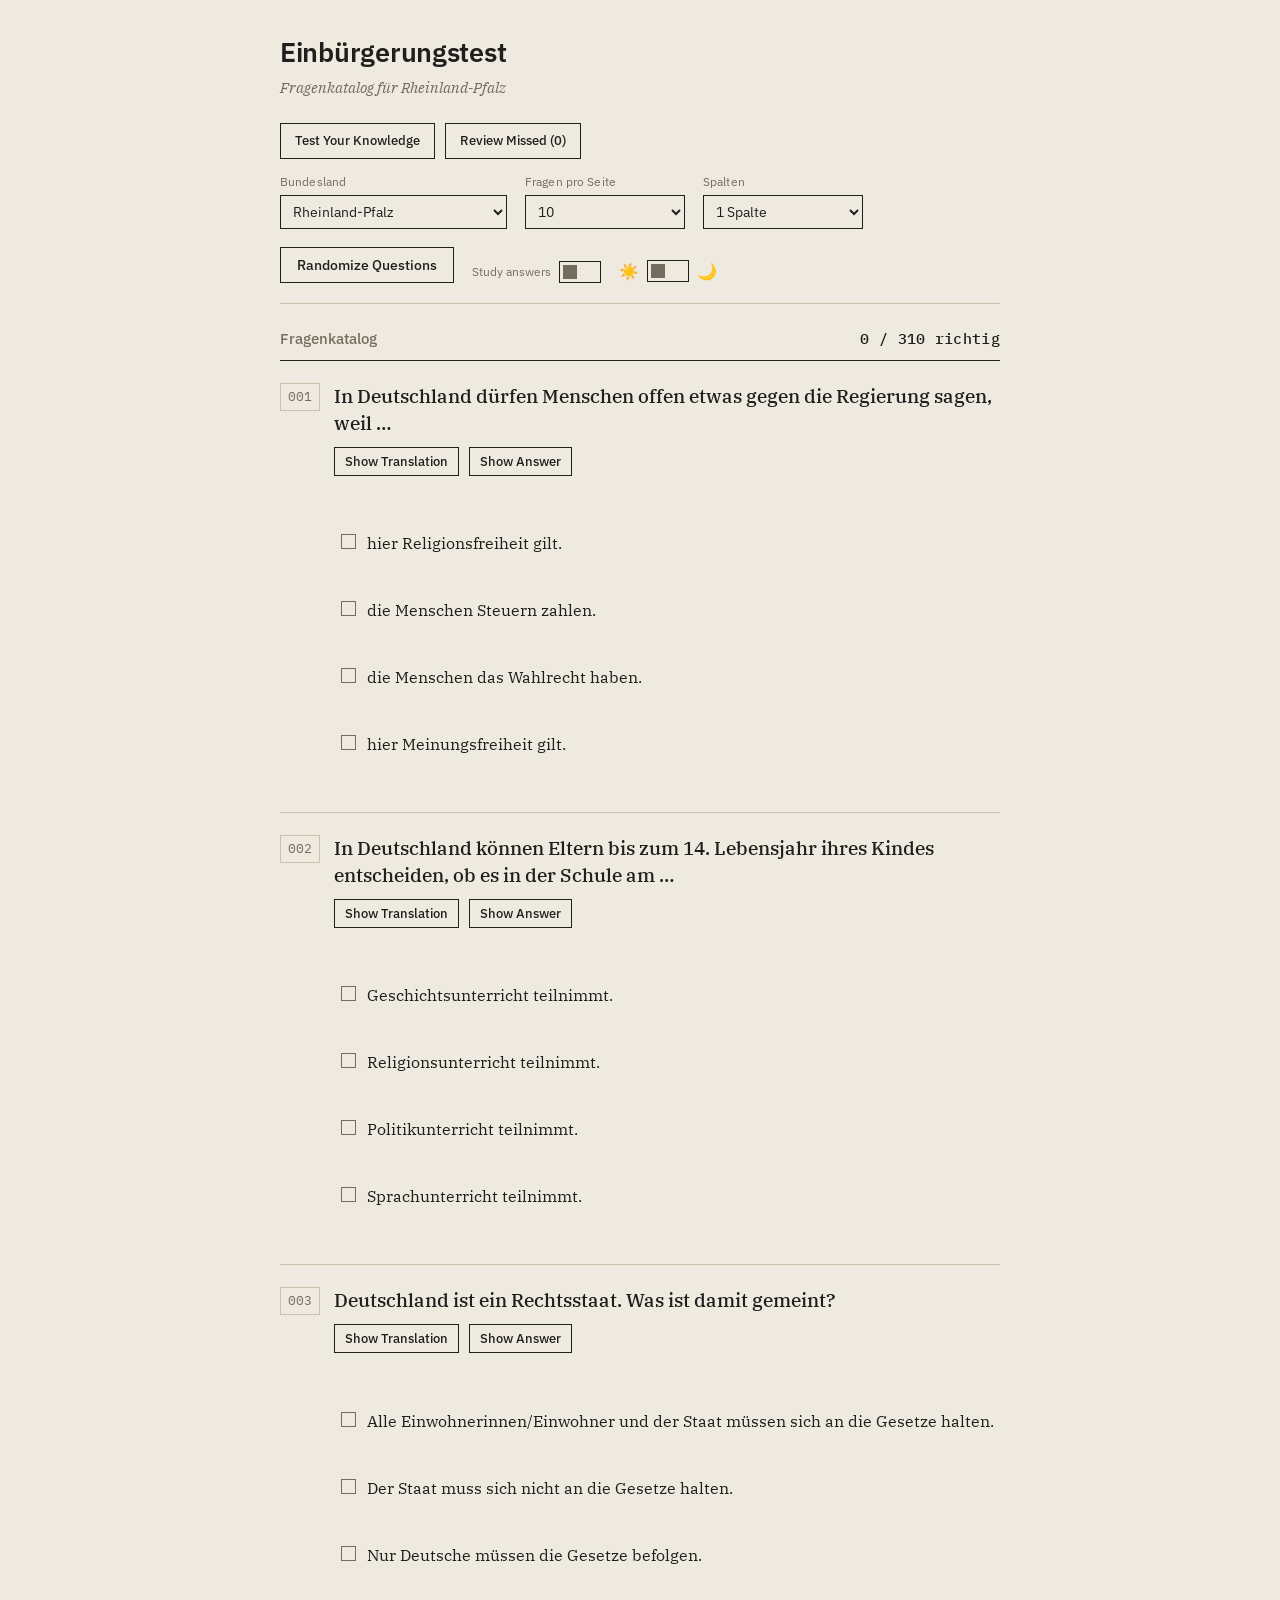
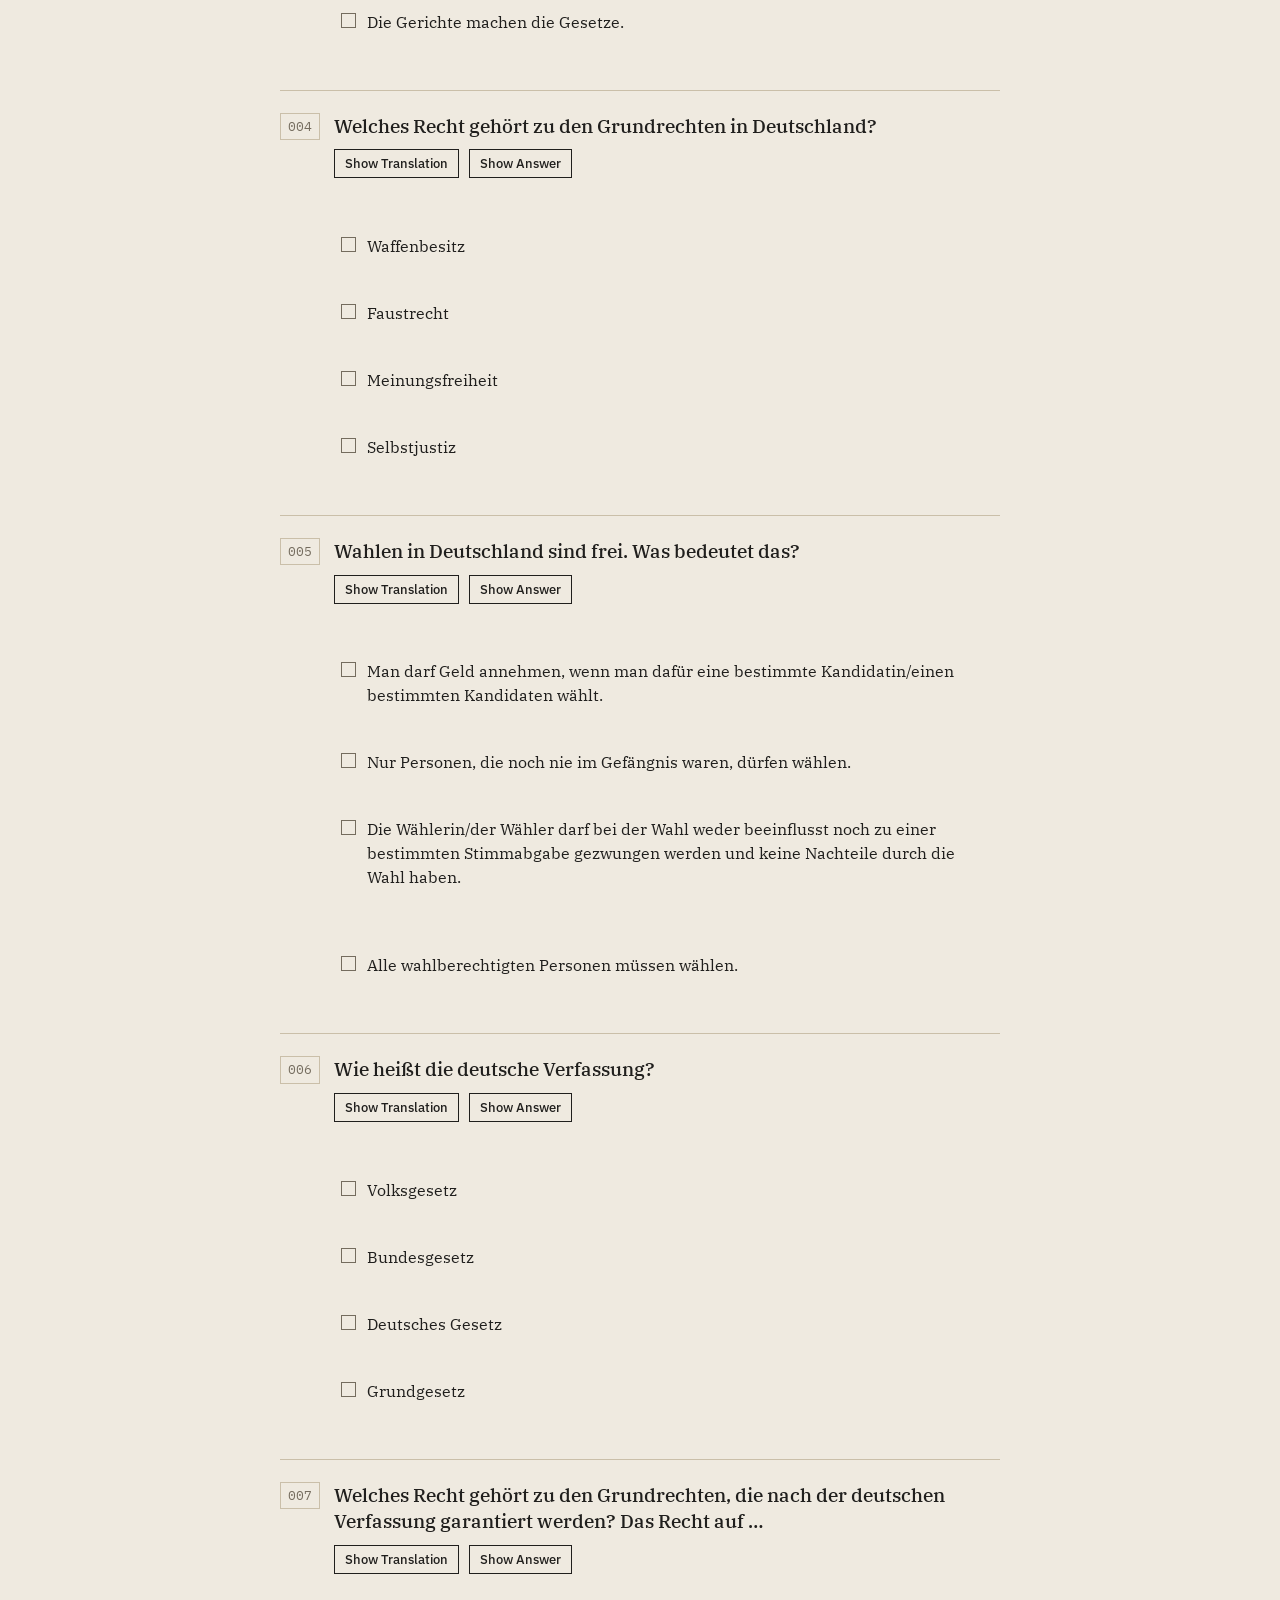
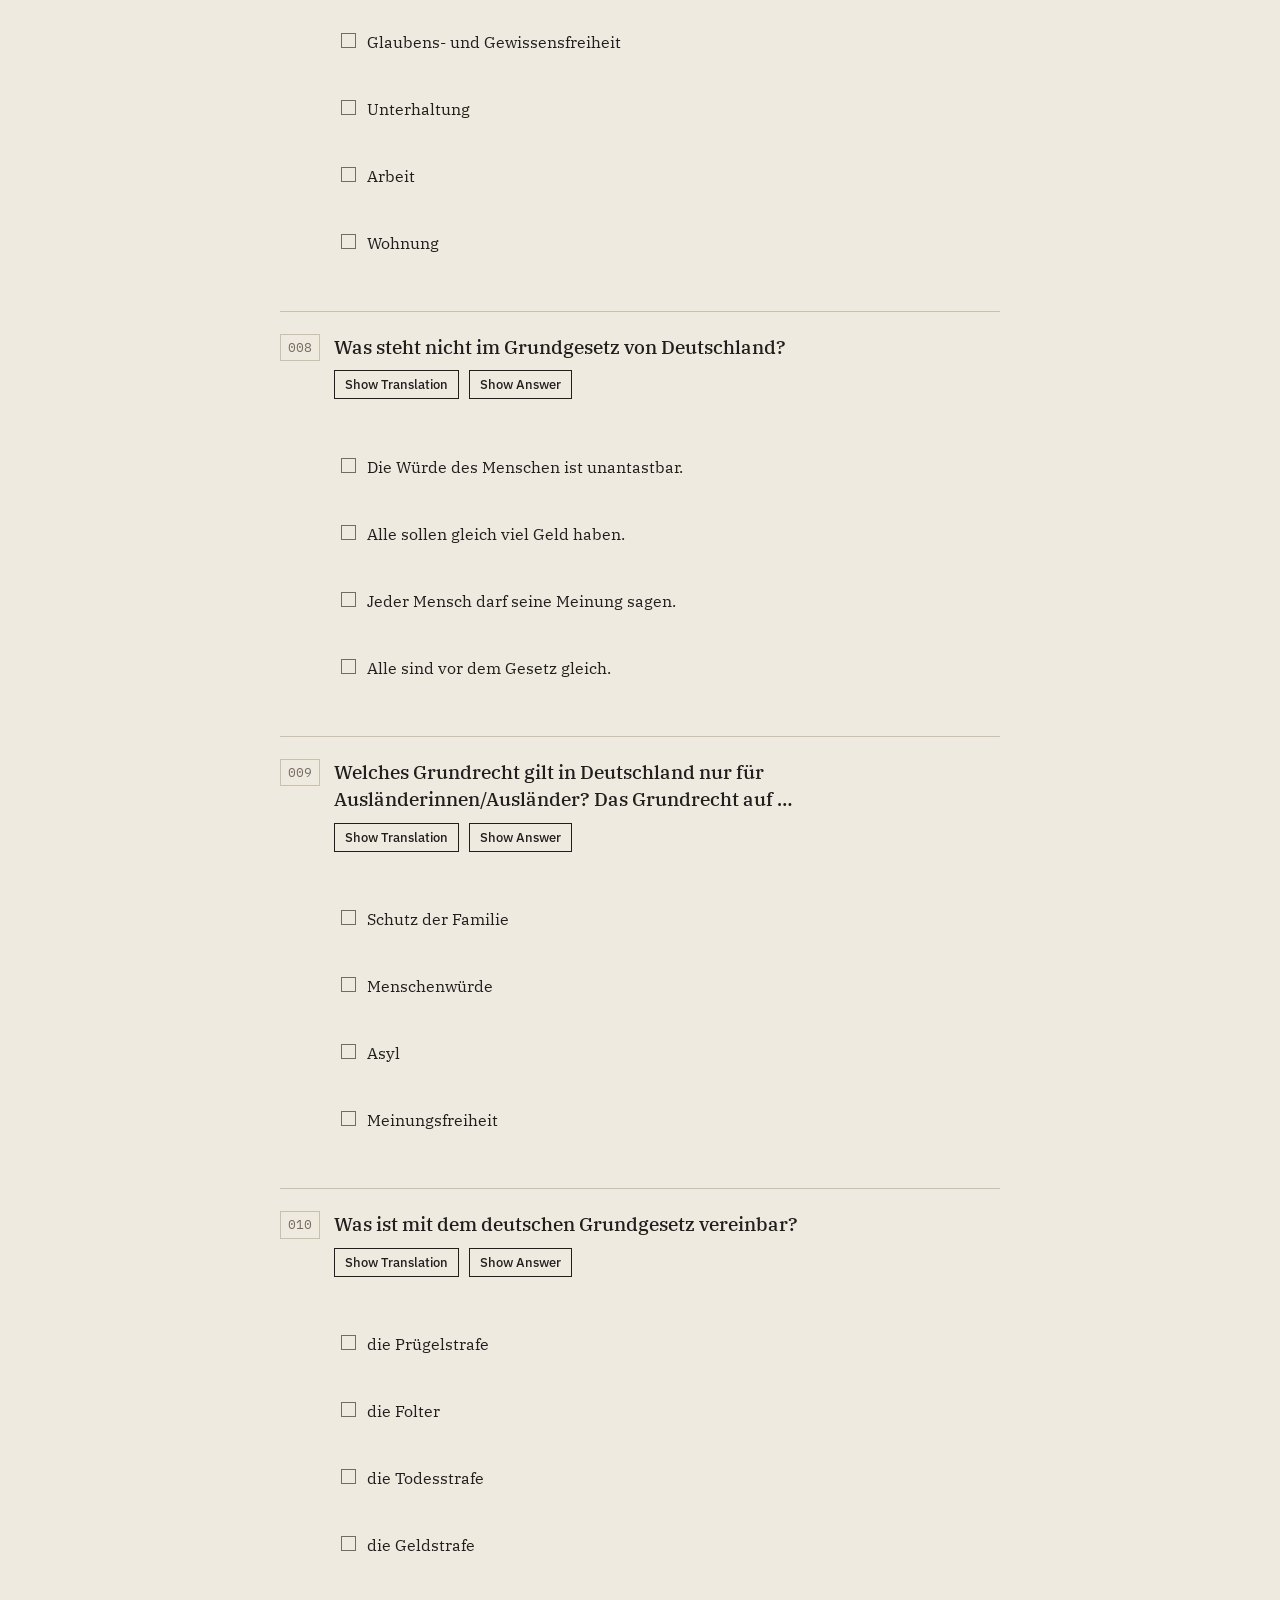
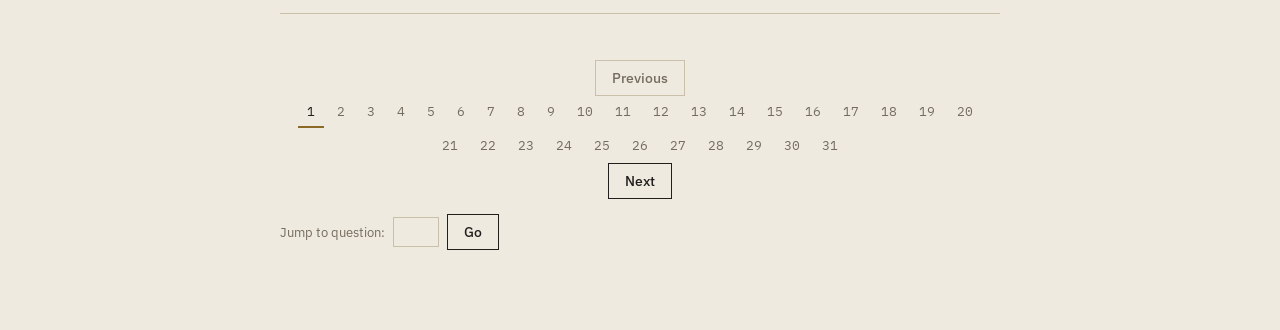
<file: index.html>
<!DOCTYPE html>
<html lang="en" data-theme="light">
<head>
    <meta charset="UTF-8">
    <meta name="viewport" content="width=device-width, initial-scale=1.0">
    <title>Einbürgerungstest</title>
    <link rel="preconnect" href="https://fonts.googleapis.com">
    <link rel="preconnect" href="https://fonts.gstatic.com" crossorigin>
    <link href="https://fonts.googleapis.com/css2?family=IBM+Plex+Mono:wght@400;500&family=IBM+Plex+Sans:wght@400;500;600&family=IBM+Plex+Serif:ital,wght@0,400;0,500;1,400&display=swap" rel="stylesheet">
    <link rel="stylesheet" href="style.css">
</head>
<body>
    <div class="masthead">
        <h1>Einbürgerungstest</h1>
        <p class="subtitle" id="subtitleText">Fragenkatalog für Rheinland-Pfalz</p>
    </div>

    <div class="controls-container">
        <div class="navigation-links">
            <a href="test-your-knowledge.html" class="nav-link">Test Your Knowledge</a>
            <a href="test-your-knowledge.html?missed=1" id="reviewMissedLink" class="nav-link">Review Missed (<span id="missedCount">0</span>)</a>
        </div>
        <div class="right-controls">
            <div class="field-group">
                <span class="field-label">Bundesland</span>
                <select id="stateSelect">
                    <option value="">Kein Bundesland (alle Fragen)</option>
                    <option value="Rheinland-Pfalz">Rheinland-Pfalz</option>
                    <option value="Baden-Württemberg">Baden-Württemberg</option>
                    <option value="Bayern">Bayern</option>
                    <option value="Berlin">Berlin</option>
                    <option value="Brandenburg">Brandenburg</option>
                    <option value="Bremen">Bremen</option>
                    <option value="Hamburg">Hamburg</option>
                    <option value="Hessen">Hessen</option>
                    <option value="Mecklenburg-Vorpommern">Mecklenburg-Vorpommern</option>
                    <option value="Niedersachsen">Niedersachsen</option>
                    <option value="Nordrhein-Westfalen">Nordrhein-Westfalen</option>
                    <option value="Saarland">Saarland</option>
                    <option value="Sachsen">Sachsen</option>
                    <option value="Sachsen-Anhalt">Sachsen-Anhalt</option>
                    <option value="Schleswig-Holstein">Schleswig-Holstein</option>
                    <option value="Thüringen">Thüringen</option>
                </select>
            </div>

            <div class="field-group">
                <span class="field-label">Fragen pro Seite</span>
                <select id="pageSizeSelect">
                    <option value="5">5</option>
                    <option value="10">10</option>
                    <option value="20">20</option>
                    <option value="30">30</option>
                    <option value="1000">Alle</option>
                </select>
            </div>

            <div class="field-group">
                <span class="field-label">Spalten</span>
                <select id="columnsSelect">
                    <option value="1">1 Spalte</option>
                    <option value="2">2 Spalten</option>
                </select>
            </div>

            <button id="randomizeBtn">Randomize Questions</button>

            <div class="theme-switch-wrapper">
                <span class="control-label">Study answers</span>
                <label class="theme-switch">
                    <input type="checkbox" id="studyModeToggle" aria-label="Show all answers">
                    <span class="slider"></span>
                </label>
            </div>

            <div class="theme-switch-wrapper">
                <span class="theme-icon">☀️</span>
                <label class="theme-switch">
                    <input type="checkbox" id="themeToggle">
                    <span class="slider"></span>
                </label>
                <span class="theme-icon">🌙</span>
            </div>
        </div>
    </div>

    <div id="quizContainer" class="quiz-container">
        <div class="quiz-header">
            <h2>Fragenkatalog</h2>
            <div class="score-container">
                <span id="score">0</span> / <span id="totalQuestions">0</span> richtig
            </div>
        </div>
        
        <div id="questionsContainer"></div>
        
        <div class="navigation">
            <div class="pagination">
                <button id="prevBtn" disabled>Previous</button>
                <div id="paginationContainer"></div>
                <button id="nextBtn" disabled>Next</button>
            </div>
            
            <div class="jump-container">
                <label for="jumpToQuestion">Jump to question:</label>
                <input type="number" id="jumpToQuestion" min="1">
                <button id="jumpBtn">Go</button>
            </div>
        </div>
    </div>
    
    <script src="study-mode.js"></script>
    <script src="missed-questions.js"></script>
    <script>
        let questions = [];
        let currentPage = 1;
        let questionsPerPage = parseInt(localStorage.getItem('questionsPerPage'), 10) || 10;
        let columnCount = parseInt(localStorage.getItem('columnCount'), 10) || 1;
        let score = 0;
        let answeredQuestions = {};
        let isStudyModeEnabled = localStorage.getItem('studyMode') === 'enabled';
        let revealedAnswerIndices = new Set();
        
        // DOM elements
        const quizContainer = document.getElementById('quizContainer');
        const questionsContainer = document.getElementById('questionsContainer');
        const scoreElement = document.getElementById('score');
        const totalQuestionsElement = document.getElementById('totalQuestions');
        const prevBtn = document.getElementById('prevBtn');
        const nextBtn = document.getElementById('nextBtn');
        const paginationContainer = document.getElementById('paginationContainer');
        const jumpToQuestion = document.getElementById('jumpToQuestion');
        const jumpBtn = document.getElementById('jumpBtn');
        const randomizeBtn = document.getElementById('randomizeBtn');
        const themeToggle = document.getElementById('themeToggle');
        const studyModeToggle = document.getElementById('studyModeToggle');
        const missedCountElement = document.getElementById('missedCount');
        const stateSelect = document.getElementById('stateSelect');
        const pageSizeSelect = document.getElementById('pageSizeSelect');
        const columnsSelect = document.getElementById('columnsSelect');
        const subtitleText = document.getElementById('subtitleText');

        let allQuestions = [];
        const storedState = localStorage.getItem('selectedState');
        let selectedState = storedState !== null ? storedState : 'Rheinland-Pfalz';

        function filterQuestionsByState(questionList, state) {
            if (!state) {
                return questionList;
            }
            return questionList.filter(question => !question.state || question.state === state);
        }

        function updateSubtitle() {
            subtitleText.textContent = selectedState
                ? `Fragenkatalog für ${selectedState}`
                : 'Fragenkatalog, alle Bundesländer';
        }

        function applyColumnLayout() {
            questionsContainer.classList.toggle('columns-2', columnCount === 2);
            document.body.classList.toggle('wide', columnCount === 2);
        }

        // Get saved page from localStorage (if exists)
        const savedPage = localStorage.getItem('currentPage');

        // Event listeners
        prevBtn.addEventListener('click', goToPreviousPage);
        nextBtn.addEventListener('click', goToNextPage);
        jumpBtn.addEventListener('click', jumpToQuestionNumber);
        randomizeBtn.addEventListener('click', randomizeQuestions);
        themeToggle.addEventListener('change', toggleTheme);
        studyModeToggle.addEventListener('change', toggleStudyMode);
        stateSelect.addEventListener('change', (event) => {
            selectedState = event.target.value;
            localStorage.setItem('selectedState', selectedState);
            questions = filterQuestionsByState(allQuestions, selectedState);
            localStorage.setItem('currentPage', 1);
            updateSubtitle();
            initializeQuiz();
        });
        pageSizeSelect.addEventListener('change', (event) => {
            questionsPerPage = parseInt(event.target.value, 10);
            localStorage.setItem('questionsPerPage', questionsPerPage);
            localStorage.setItem('currentPage', 1);
            initializeQuiz();
        });
        columnsSelect.addEventListener('change', (event) => {
            columnCount = parseInt(event.target.value, 10);
            localStorage.setItem('columnCount', columnCount);
            applyColumnLayout();
        });

        stateSelect.value = selectedState;
        pageSizeSelect.value = String(questionsPerPage);
        columnsSelect.value = String(columnCount);
        applyColumnLayout();
        updateSubtitle();
        
        // Check for saved theme preference
        if (localStorage.getItem('theme') === 'dark') {
            document.documentElement.setAttribute('data-theme', 'dark');
            themeToggle.checked = true;
        }

        studyModeToggle.checked = isStudyModeEnabled;
        
        // Toggle theme function
        function toggleTheme(e) {
            if (e.target.checked) {
                document.documentElement.setAttribute('data-theme', 'dark');
                localStorage.setItem('theme', 'dark');
            } else {
                document.documentElement.setAttribute('data-theme', 'light');
                localStorage.setItem('theme', 'light');
            }
        }

        function toggleStudyMode(event) {
            isStudyModeEnabled = event.target.checked;
            localStorage.setItem('studyMode', isStudyModeEnabled ? 'enabled' : 'disabled');
            updateStudyAnswerHighlights();
        }

        function updateStudyAnswerHighlights() {
            document.querySelectorAll('.options').forEach((optionsList) => {
                const firstOption = optionsList.querySelector('.option');
                if (!firstOption) {
                    return;
                }

                const questionIndex = Number(firstOption.dataset.questionIndex);
                StudyMode.applyStudyMode(
                    optionsList.querySelectorAll('.option'),
                    questions[questionIndex].correctAnswer,
                    isAnswerVisible(questionIndex)
                );
            });

            document.querySelectorAll('.answer-toggle').forEach((button) => {
                button.disabled = isStudyModeEnabled;
            });
        }

        function isAnswerVisible(questionIndex) {
            return isStudyModeEnabled || revealedAnswerIndices.has(questionIndex);
        }

        function updateMissedCount() {
            missedCountElement.textContent = MissedQuestions.getMissedQuestionCount();
        }

        function toggleAnswerReveal(event) {
            const button = event.currentTarget;
            const questionIndex = Number(button.dataset.questionIndex);

            if (revealedAnswerIndices.has(questionIndex)) {
                revealedAnswerIndices.delete(questionIndex);
                button.textContent = 'Show Answer';
            } else {
                revealedAnswerIndices.add(questionIndex);
                button.textContent = 'Hide Answer';
            }

            const options = document.querySelectorAll(`#question-${questionIndex} .option`);
            StudyMode.applyStudyMode(options, questions[questionIndex].correctAnswer, isAnswerVisible(questionIndex));
        }
        
        // Randomize questions
        function randomizeQuestions() {
            if (questions.length > 0) {
                // Create a copy of questions and shuffle it
                const shuffled = [...questions];
                for (let i = shuffled.length - 1; i > 0; i--) {
                    const j = Math.floor(Math.random() * (i + 1));
                    [shuffled[i], shuffled[j]] = [shuffled[j], shuffled[i]];
                }
                
                // Update questions array with shuffled array
                questions = shuffled;
                
                // Reset state and redisplay
                currentPage = 1;
                score = 0;
                answeredQuestions = {};
                revealedAnswerIndices = new Set();
                scoreElement.textContent = score;

                // Update saved page in localStorage
                localStorage.setItem('currentPage', 1);
                
                // Update UI
                createPagination();
                displayQuestions();
                updateButtonStates();
            }
        }
        
        // Initialize quiz
        function initializeQuiz(restoreSavedPage = false) {
            // Reset quiz state; only the very first load restores the last-viewed page
            currentPage = (restoreSavedPage && savedPage) ? parseInt(savedPage) : 1;
            score = 0;
            answeredQuestions = {};
            
            // Update UI
            quizContainer.style.display = 'block';
            totalQuestionsElement.textContent = questions.length;
            scoreElement.textContent = score;
            
            // Create pagination
            createPagination();
            
            // Display questions
            displayQuestions();
            
            // Update button states
            updateButtonStates();

            updateMissedCount();
        }

        // Create pagination
        function createPagination() {
            paginationContainer.innerHTML = '';
            
            const totalPages = Math.ceil(questions.length / questionsPerPage);
            
            for (let i = 1; i <= totalPages; i++) {
                const pageItem = document.createElement('span');
                pageItem.classList.add('page-item');
                pageItem.textContent = i;
                
                if (i === currentPage) {
                    pageItem.classList.add('active');
                }
                
                pageItem.addEventListener('click', () => {
                    currentPage = i;
                    displayQuestions();
                    updatePagination();
                    updateButtonStates();
                });
                
                paginationContainer.appendChild(pageItem);
            }
        }
        
        // Display questions for current page
        function displayQuestions() {
            questionsContainer.innerHTML = '';
            localStorage.setItem('currentPage', currentPage);
            
            const startIndex = (currentPage - 1) * questionsPerPage;
            const endIndex = Math.min(startIndex + questionsPerPage, questions.length);
            
            for (let i = startIndex; i < endIndex; i++) {
                const question = questions[i];
                
                // Create question container
                const questionContainer = document.createElement('div');
                questionContainer.classList.add('question-container');
                questionContainer.id = `question-${i}`;

                // Reference-number badge, like a field number on an official form
                const questionIdBadge = document.createElement('div');
                questionIdBadge.classList.add('question-id');
                questionIdBadge.textContent = String(question.id).padStart(3, '0');
                questionContainer.appendChild(questionIdBadge);

                const questionBody = document.createElement('div');
                questionBody.classList.add('question-body');

                // Create question text
                const questionElement = document.createElement('div');
                questionElement.classList.add('question');
                questionElement.textContent = question.question;

                questionBody.appendChild(questionElement);

                if (question.img) {
                    // Create question image
                    const questionImage = document.createElement('img');
                    questionImage.src = "imgs/" + question.img;
                    questionBody.appendChild(questionImage);
                }

                // Create translation toggle
                const translationToggle = document.createElement('button');
                translationToggle.classList.add('translation-toggle');
                translationToggle.textContent = 'Show Translation';
                translationToggle.dataset.questionId = i;
                translationToggle.addEventListener('click', toggleTranslation);
                questionBody.appendChild(translationToggle);

                // Create answer toggle
                const answerToggle = document.createElement('button');
                answerToggle.classList.add('answer-toggle');
                answerToggle.textContent = revealedAnswerIndices.has(i) ? 'Hide Answer' : 'Show Answer';
                answerToggle.dataset.questionIndex = i;
                answerToggle.disabled = isStudyModeEnabled;
                answerToggle.addEventListener('click', toggleAnswerReveal);
                questionBody.appendChild(answerToggle);

                // Create question translation
                const translationElement = document.createElement('div');
                translationElement.classList.add('translation');
                translationElement.id = `translation-${i}`;
                translationElement.textContent = question.question_trans;
                questionBody.appendChild(translationElement);

                // Create options
                const optionsList = document.createElement('ul');
                optionsList.classList.add('options');

                question.options.forEach((option, optionIndex) => {
                    const optionItem = document.createElement('li');
                    optionItem.classList.add('option');
                    optionItem.dataset.questionIndex = i;
                    optionItem.dataset.optionIndex = optionIndex;

                    // Ballot-style marker, filled in when this option is chosen
                    const optionMarker = document.createElement('span');
                    optionMarker.classList.add('option-marker');
                    optionItem.appendChild(optionMarker);

                    const optionMark = document.createElement('span');
                    optionMark.classList.add('option-mark');

                    // Create option text container
                    const optionText = document.createElement('span');
                    optionText.textContent = option;
                    optionMark.appendChild(optionText);

                    // Create option translation container
                    const optionTranslation = document.createElement('span');
                    optionTranslation.classList.add('option-translation');
                    optionTranslation.textContent = question.options_trans[optionIndex];
                    optionMark.appendChild(optionTranslation);

                    optionItem.appendChild(optionMark);

                    optionItem.addEventListener('click', selectOption);

                    optionsList.appendChild(optionItem);
                });

                questionBody.appendChild(optionsList);
                questionContainer.appendChild(questionBody);
                StudyMode.applyStudyMode(optionsList.querySelectorAll('.option'), question.correctAnswer, isAnswerVisible(i));
                questionsContainer.appendChild(questionContainer);
            }
        }
        
        // Select an option
        function selectOption(event) {
            const optionItem = event.currentTarget;
            const questionIndex = parseInt(optionItem.dataset.questionIndex);
            const optionIndex = parseInt(optionItem.dataset.optionIndex);
            const question = questions[questionIndex];
            
            // Mark question as answered
            answeredQuestions[questionIndex] = optionIndex;

            // Add selected class
            optionItem.classList.add('selected');

            // Check if answer is correct
            const isCorrect = optionIndex === question.correctAnswer - 1;

            if (isCorrect) {
                optionItem.classList.add('correct');
                score++;
                scoreElement.textContent = score;
            } else {
                optionItem.classList.add('incorrect');

                // Highlight the correct answer
                const optionsList = optionItem.parentElement;
                const correctOption = optionsList.querySelector(`[data-option-index="${question.correctAnswer-1}"]`);
                if (correctOption) {
                    correctOption.classList.add('correct');
                }
            }

            MissedQuestions.recordAnswer(question.id, isCorrect);
            updateMissedCount();

            // Disable click events for all options in this question
            const allOptions = optionItem.parentElement.querySelectorAll('.option');
            allOptions.forEach(option => {
                option.removeEventListener('click', selectOption);
            });
        }
        
        // Toggle translation
        function toggleTranslation(event) {
            const button = event.currentTarget;
            const questionId = button.dataset.questionId;
            const translationElement = document.getElementById(`translation-${questionId}`);
            const optionTranslations = document.querySelectorAll(`.option[data-question-index="${questionId}"] .option-translation`);
            
            if (translationElement.classList.contains('visible')) {
                translationElement.classList.remove('visible');
                optionTranslations.forEach(trans => trans.classList.remove('visible'));
                button.textContent = 'Show Translation';
            } else {
                translationElement.classList.add('visible');
                optionTranslations.forEach(trans => trans.classList.add('visible'));
                button.textContent = 'Hide Translation';
            }
        }
        
        // Go to previous page
        function goToPreviousPage() {
            if (currentPage > 1) {
                currentPage--;
                displayQuestions();
                updatePagination();
                updateButtonStates();
            }
        }
        
        // Go to next page
        function goToNextPage() {
            const totalPages = Math.ceil(questions.length / questionsPerPage);
            if (currentPage < totalPages) {
                currentPage++;
                displayQuestions();
                updatePagination();
                updateButtonStates();
            }
        }
        
        // Jump to specific question
        function jumpToQuestionNumber() {
            const questionNumber = parseInt(jumpToQuestion.value);
            if (questionNumber && questionNumber > 0 && questionNumber <= questions.length) {
                const pageNumber = Math.ceil(questionNumber / questionsPerPage);
                currentPage = pageNumber;
                
                displayQuestions();
                updatePagination();
                updateButtonStates();
                
                // Scroll to the specific question
                const index = questionNumber - 1;
                const questionContainers = document.querySelectorAll('.question-container');
                const containerIndex = index % questionsPerPage;
                
                if (questionContainers[containerIndex]) {
                    questionContainers[containerIndex].scrollIntoView({ behavior: 'smooth' });
                }
            } else {
                alert(`Please enter a valid question number between 1 and ${questions.length}.`);
            }
        }
        
        // Update pagination
        function updatePagination() {
            const pageItems = paginationContainer.querySelectorAll('.page-item');
            pageItems.forEach((item, index) => {
                if (index + 1 === currentPage) {
                    item.classList.add('active');
                } else {
                    item.classList.remove('active');
                }
            });
        }
        
        // Update button states
        function updateButtonStates() {
            const totalPages = Math.ceil(questions.length / questionsPerPage);
            
            prevBtn.disabled = currentPage === 1;
            nextBtn.disabled = currentPage === totalPages;
        }
        
        // Quiz class to handle loading questions from JSON file
        class Quiz {
            constructor(data) {
                this.questions = data.questions || [];
            }
            
            static async loadQuestions() {
                try {
                    const response = await fetch('dataset.json');
                    if (!response.ok) {
                        throw new Error(`HTTP error! status: ${response.status}`);
                    }
                    const data = await response.json();
                    return data;
                } catch (error) {
                    console.error('Error loading questions:', error);
                    quizContainer.innerHTML = `
                        <div class="error">
                            <h2>Error loading questions</h2>
                            <p>Please make sure dataset.json is in the same directory as this HTML file.</p>
                            <p>Error details: ${error.message}</p>
                        </div>
                    `;
                    return { questions: [] };
                }
            }
        }
        
        // Load the quiz data on page load
        document.addEventListener('DOMContentLoaded', async function() {
            const data = await Quiz.loadQuestions();
            allQuestions = data.questions || [];
            questions = filterQuestionsByState(allQuestions, selectedState);
            if (questions.length > 0) {
                initializeQuiz(true);

                // Make sure the saved page is valid (not greater than the total number of pages)
                const totalPages = Math.ceil(questions.length / questionsPerPage);
                if (currentPage > totalPages) {
                    currentPage = totalPages;
                    localStorage.setItem('currentPage', currentPage);
                }
                
                // Load the saved page
                displayQuestions();
                updatePagination();
                updateButtonStates();
            } else if (questions.length === 0 && !document.querySelector('.error')) {
                quizContainer.innerHTML = `
                    <div class="error">
                        <h2>No questions found</h2>
                        <p>The JSON file was loaded but no questions were found.</p>
                    </div>
                `;
            }
        });
    </script>
</body>
</html>
</file>
<file: style.css>
/*
  Visual language: a printed civic exam booklet / ballot paper, not a SaaS card kit.
  Square corners, hairline rules, a stamped reference number for each question,
  and options laid out as ballot lines with a fillable square marker.
*/

:root {
    --paper: #efeae0;
    --paper-raised: #f7f4ec;
    --ink: #201f1d;
    --muted: #746c5e;
    --line: #cabfa9;
    --line-strong: #201f1d;
    --gold: #8a6a24;
    --gold-ink: #f7f4ec;
    --red: #973526;
    --red-ink: #f7f4ec;
    --focus-ring: #2b6cb0;
}

[data-theme="dark"] {
    --paper: #1b1a17;
    --paper-raised: #232019;
    --ink: #ece7da;
    --muted: #9c9481;
    --line: #45402f;
    --line-strong: #ece7da;
    --gold: #d1ab3e;
    --gold-ink: #201f1d;
    --red: #d97a68;
    --red-ink: #201f1d;
    --focus-ring: #5b9bd9;
}

* {
    box-sizing: border-box;
}

body {
    font-family: "IBM Plex Sans", "Segoe UI", Tahoma, Geneva, Verdana, sans-serif;
    line-height: 1.5;
    color: var(--ink);
    max-width: 760px;
    margin: 0 auto;
    padding: 32px 20px 60px;
    background-color: var(--paper);
    transition: background-color 0.2s, color 0.2s, max-width 0.2s;
    overflow-x: hidden;
}

/* Two-column mode widens the page: each column keeps its own comfortable
   reading measure instead of the single-column page just getting cramped. */
body.wide {
    max-width: 1180px;
}

a {
    color: inherit;
}

.masthead {
    margin-bottom: 24px;
}

.masthead h1 {
    font-size: 27px;
    font-weight: 600;
    letter-spacing: -0.01em;
    margin: 0 0 4px;
}

.masthead .subtitle {
    font-family: "IBM Plex Serif", Georgia, serif;
    font-style: italic;
    font-size: 15px;
    color: var(--muted);
    margin: 0;
}

.error {
    background-color: transparent;
    border: 1px solid var(--red);
    border-radius: 0;
    padding: 16px 18px;
    margin: 20px 0;
    color: var(--red);
}

.quiz-container {
    background-color: transparent;
    border-radius: 0;
    box-shadow: none;
    padding: 0;
    margin-bottom: 20px;
}

.quiz-header {
    display: flex;
    flex-wrap: wrap;
    justify-content: space-between;
    align-items: baseline;
    gap: 6px 16px;
    margin: 0 0 18px;
    padding-bottom: 10px;
    border-bottom: 1px solid var(--line-strong);
}

.quiz-header h2 {
    font-size: 15px;
    font-weight: 500;
    color: var(--muted);
    margin: 0;
    text-transform: none;
}

.score-container {
    font-family: "IBM Plex Mono", monospace;
    font-size: 15px;
    font-weight: 500;
    letter-spacing: 0.02em;
}

.question-container {
    margin: 0;
    padding: 22px 0;
    border-bottom: 1px solid var(--line);
    display: flex;
    gap: 14px;
}

.question-container:first-child {
    padding-top: 4px;
}

/* Two-column mode: a booklet page split down the middle, like a two-column
   ballot sheet, rather than a denser version of the single-column list. */
#questionsContainer.columns-2 {
    display: grid;
    grid-template-columns: 1fr 1fr;
    column-gap: 48px;
    position: relative;
}

#questionsContainer.columns-2::before {
    content: "";
    position: absolute;
    top: 0;
    bottom: 0;
    left: 50%;
    width: 1px;
    background: var(--line);
}

#questionsContainer.columns-2 .question-container {
    padding: 22px 0;
}

#questionsContainer.columns-2 .question-container:nth-child(-n+2) {
    padding-top: 4px;
}

@media (max-width: 760px) {
    #questionsContainer.columns-2 {
        display: block;
    }

    #questionsContainer.columns-2::before {
        display: none;
    }
}

.question-id {
    flex: 0 0 auto;
    font-family: "IBM Plex Mono", monospace;
    font-size: 13px;
    color: var(--muted);
    border: 1px solid var(--line);
    padding: 3px 7px;
    height: fit-content;
    min-width: 2.4em;
    text-align: center;
}

.question-body {
    flex: 1 1 auto;
    min-width: 0;
}

.question {
    font-family: "IBM Plex Serif", Georgia, serif;
    font-size: 18.5px;
    font-weight: 500;
    line-height: 1.45;
    margin-bottom: 10px;
}

.question-body img {
    display: block;
    max-width: 100%;
    margin: 4px 0 14px;
    border: 1px solid var(--line);
}

.translation {
    font-family: "IBM Plex Serif", Georgia, serif;
    font-style: italic;
    font-size: 15px;
    color: var(--muted);
    margin-bottom: 14px;
    visibility: hidden;
    transition: color 0.2s;
}

.options {
    list-style-type: none;
    padding: 0;
    margin: 0;
}

.option {
    padding: 9px 4px;
    margin-bottom: 2px;
    background-color: transparent;
    border-radius: 0;
    border-left: 3px solid transparent;
    cursor: pointer;
    transition: border-color 0.15s;
    display: flex;
    align-items: flex-start;
    gap: 11px;
    font-family: "IBM Plex Serif", Georgia, serif;
    font-size: 16px;
}

.option:hover {
    background-color: var(--paper-raised);
}

.option-marker {
    flex: 0 0 auto;
    width: 15px;
    height: 15px;
    margin-top: 3px;
    border: 1.5px solid var(--muted);
    display: inline-block;
    position: relative;
}

.option-mark {
    flex: 1 1 auto;
    display: flex;
    flex-direction: column;
}

.option-translation {
    color: var(--muted);
    font-style: italic;
    font-size: 14px;
    display: flex;
    visibility: hidden;
    transition: color 0.2s;
    margin-top: 2px;
}

.visible {
    visibility: visible;
}

@keyframes stamp-in {
    0% { transform: scale(1.6) rotate(-8deg); opacity: 0; }
    60% { transform: scale(0.92) rotate(2deg); opacity: 1; }
    100% { transform: scale(1) rotate(0); }
}

.selected .option-marker,
.study-answer .option-marker {
    border-color: var(--line-strong);
}

.option.correct {
    border-left-color: var(--gold);
}

.option.correct .option-marker::after {
    content: "";
    position: absolute;
    inset: 2px;
    background-color: var(--gold);
    animation: stamp-in 0.22s ease-out;
}

.option.incorrect {
    border-left-color: var(--red);
}

.option.incorrect .option-marker::after {
    content: "";
    position: absolute;
    inset: 2px;
    background-color: var(--red);
    animation: stamp-in 0.22s ease-out;
}

.option.study-answer:not(.correct):not(.incorrect) {
    border-left-color: var(--gold);
}

.option.study-answer:not(.correct):not(.incorrect) .option-marker::after {
    content: "";
    position: absolute;
    inset: 3px;
    border: 1.5px solid var(--gold);
}

@media (prefers-reduced-motion: reduce) {
    .option.correct .option-marker::after,
    .option.incorrect .option-marker::after {
        animation: none;
    }
}

.controls {
    display: flex;
    justify-content: space-between;
    margin-top: 20px;
}

button {
    font-family: "IBM Plex Sans", sans-serif;
    font-size: 14px;
    font-weight: 500;
    padding: 8px 16px;
    background-color: transparent;
    color: var(--ink);
    border: 1px solid var(--line-strong);
    border-radius: 0;
    cursor: pointer;
    transition: background-color 0.15s, color 0.15s;
}

button:hover:not(:disabled) {
    background-color: var(--ink);
    color: var(--paper);
}

button:disabled {
    color: var(--muted);
    border-color: var(--line);
    cursor: not-allowed;
}

.translation-toggle {
    margin-bottom: 10px;
    font-size: 13px;
    padding: 5px 10px;
}

.answer-toggle {
    margin-bottom: 10px;
    margin-left: 10px;
    font-size: 13px;
    padding: 5px 10px;
}

.pagination {
    display: flex;
    justify-content: center;
    align-items: center;
    flex-wrap: wrap;
    margin-top: 26px;
}

#paginationContainer {
    display: flex;
    flex-wrap: wrap;
    justify-content: center;
    max-width: 100%;
}

.page-item {
    margin: 2px;
    padding: 4px 9px;
    border-radius: 0;
    cursor: pointer;
    background-color: transparent;
    border-bottom: 2px solid transparent;
    font-family: "IBM Plex Mono", monospace;
    font-size: 13px;
    color: var(--muted);
    min-width: auto;
    text-align: center;
    transition: color 0.15s, border-color 0.15s;
}

.page-item:hover {
    color: var(--ink);
}

.page-item.active {
    background-color: transparent;
    color: var(--ink);
    border-bottom-color: var(--gold);
}

@media (max-width: 576px) {
    .pagination {
        flex-direction: column;
        gap: 10px;
    }

    #paginationContainer {
        order: 2;
        margin: 10px 0;
    }

    .page-item {
        padding: 6px 10px;
    }
}

.navigation {
    display: flex;
    flex-wrap: wrap;
    justify-content: space-between;
    align-items: center;
    margin-top: 20px;
    gap: 15px;
}

@media (max-width: 768px) {
    .navigation {
        flex-direction: column;
        align-items: stretch;
    }

    .jump-container {
        width: 100%;
        justify-content: center;
    }
}

.controls-container {
    margin-bottom: 24px;
    display: flex;
    flex-wrap: wrap;
    justify-content: space-between;
    align-items: flex-end;
    gap: 14px 22px;
    padding-bottom: 20px;
    border-bottom: 1px solid var(--line);
}

.right-controls {
    display: flex;
    flex-wrap: wrap;
    gap: 18px;
    align-items: flex-end;
}

.navigation-links {
    display: flex;
    gap: 10px;
    flex-wrap: wrap;
}

.nav-link {
    padding: 7px 14px;
    background-color: transparent;
    color: var(--ink);
    text-decoration: none;
    border: 1px solid var(--line-strong);
    font-size: 13px;
    font-weight: 500;
    transition: background-color 0.15s, color 0.15s;
}

.nav-link:hover {
    background-color: var(--ink);
    color: var(--paper);
}

.jump-container {
    display: flex;
    align-items: center;
    font-size: 13px;
    color: var(--muted);
}

#jumpToQuestion {
    width: 46px;
    padding: 5px;
    margin: 0 8px;
    background-color: var(--paper);
    color: var(--ink);
    border: 1px solid var(--line);
    font-family: "IBM Plex Mono", monospace;
}

.file-input {
    margin-bottom: 20px;
}

#fileInput {
    display: none;
}

.file-label {
    padding: 8px 16px;
    background-color: var(--gold);
    color: var(--gold-ink);
    border-radius: 0;
    cursor: pointer;
    display: inline-block;
}

/* Field groups: labelled bordered boxes, like a paper form's data fields */
.field-group {
    display: flex;
    flex-direction: column;
    gap: 4px;
}

.field-label {
    font-size: 12px;
    color: var(--muted);
    letter-spacing: 0.01em;
}

.field-group select {
    font-family: "IBM Plex Sans", sans-serif;
    font-size: 13.5px;
    color: var(--ink);
    background-color: var(--paper);
    border: 1px solid var(--line-strong);
    border-radius: 0;
    padding: 6px 8px;
    min-width: 160px;
    max-width: 100%;
}

@media (max-width: 480px) {
    .field-group select {
        min-width: 120px;
    }
}

/* Toggle switch restyled as a bordered square control, not an iOS pill */
.theme-switch-wrapper {
    display: flex;
    align-items: center;
    gap: 8px;
}

.control-label {
    font-size: 12px;
    color: var(--muted);
    margin-right: 0;
}

.theme-switch {
    display: inline-block;
    position: relative;
    width: 42px;
    height: 22px;
}

.theme-switch input {
    opacity: 0;
    width: 0;
    height: 0;
}

.slider {
    position: absolute;
    cursor: pointer;
    top: 0;
    left: 0;
    right: 0;
    bottom: 0;
    background-color: transparent;
    border: 1.5px solid var(--line-strong);
    transition: 0.15s;
    border-radius: 0;
}

.slider::before {
    position: absolute;
    content: "";
    height: 14px;
    width: 14px;
    left: 3px;
    top: 3px;
    background-color: var(--muted);
    transition: 0.15s;
    border-radius: 0;
}

input:checked + .slider {
    border-color: var(--gold);
}

input:checked + .slider::before {
    transform: translateX(19px);
    background-color: var(--gold);
}

.theme-icon {
    font-size: 1rem;
}

/* Results section (test-your-knowledge.html) */
.results-section {
    background-color: transparent;
    border: 1px solid var(--line-strong);
    border-radius: 0;
    padding: 26px;
    margin-top: 20px;
    text-align: left;
    display: none;
}

.results-score {
    font-family: "IBM Plex Mono", monospace;
    font-size: 22px;
    font-weight: 500;
    margin-bottom: 10px;
}

.results-message {
    font-family: "IBM Plex Serif", Georgia, serif;
    font-size: 17px;
    margin-bottom: 20px;
}

.restart-btn {
    margin-top: 10px;
}

.progress-bar-container {
    width: 100%;
    height: 4px;
    background-color: var(--line);
    border-radius: 0;
    margin: 18px 0 24px;
    overflow: hidden;
}

.progress-bar {
    height: 100%;
    background-color: var(--gold);
    transition: width 0.3s ease;
    border-radius: 0;
    width: 0%;
}
</file>
